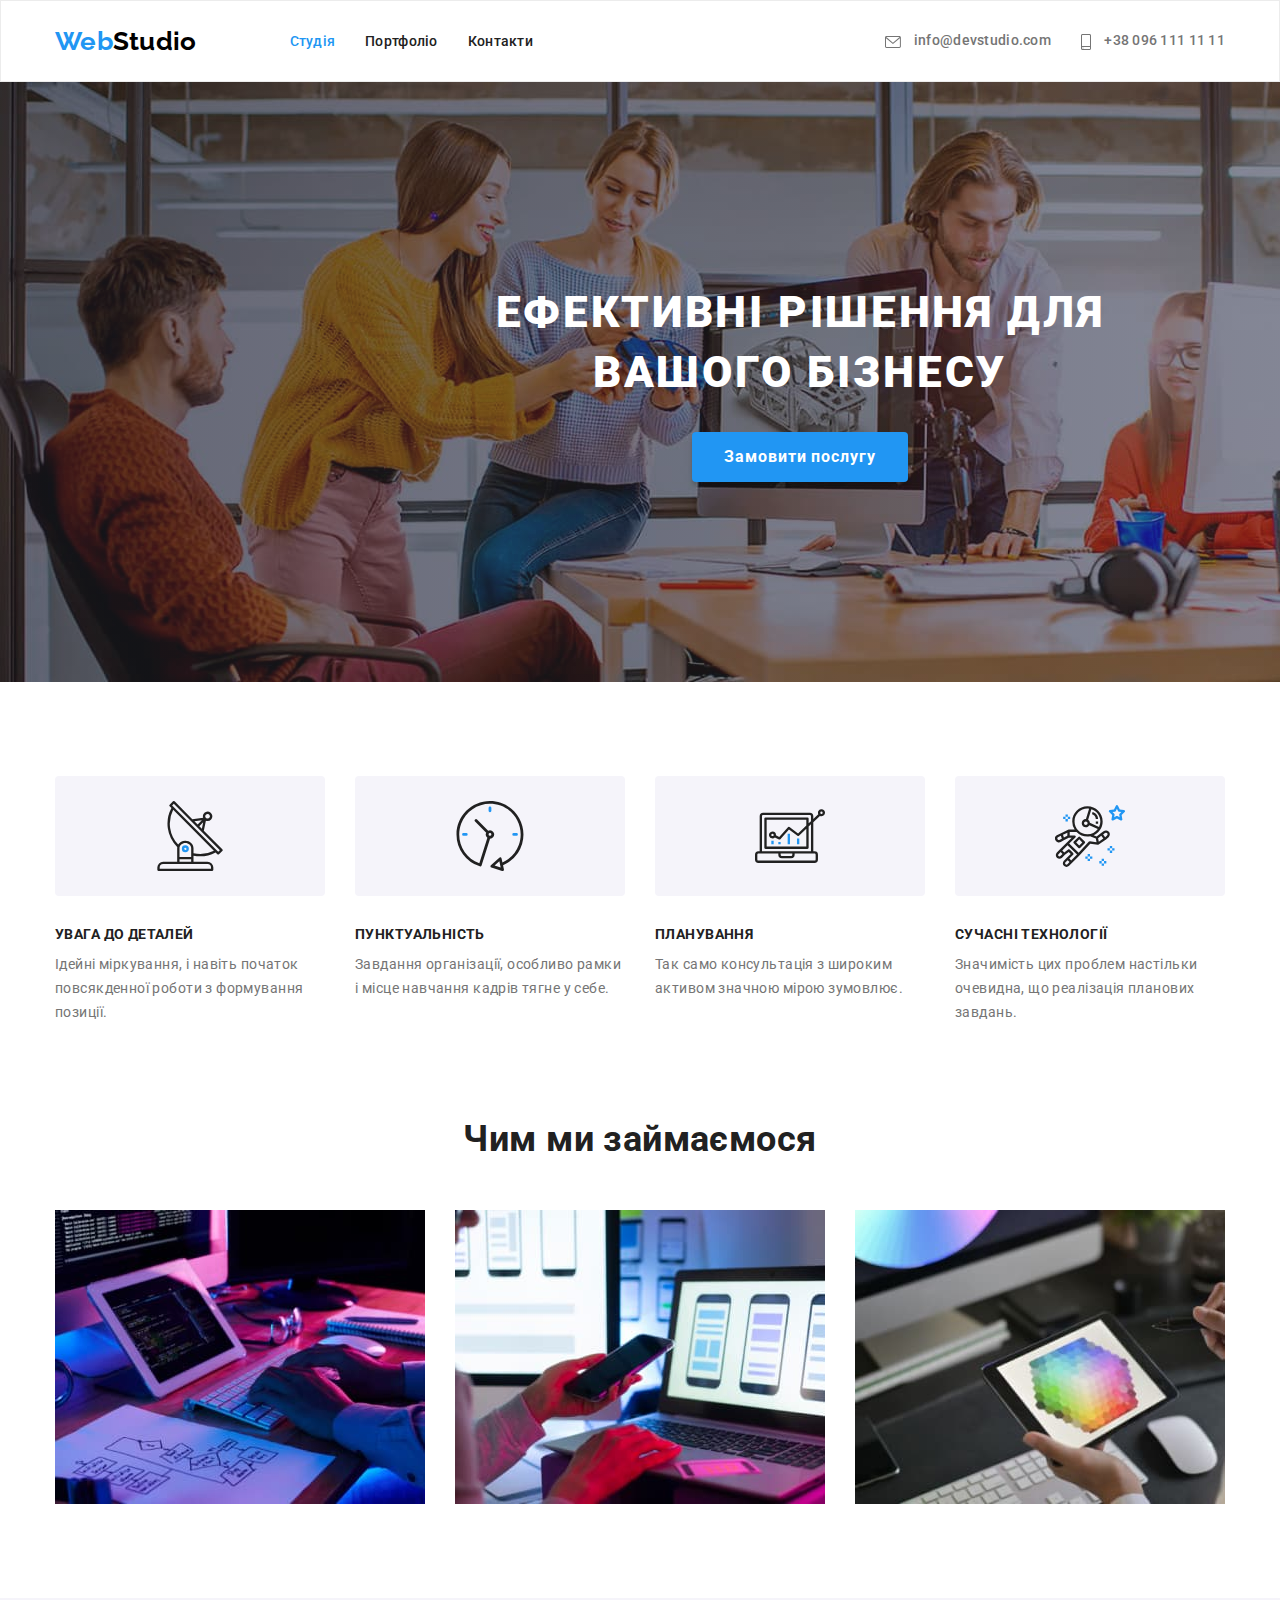
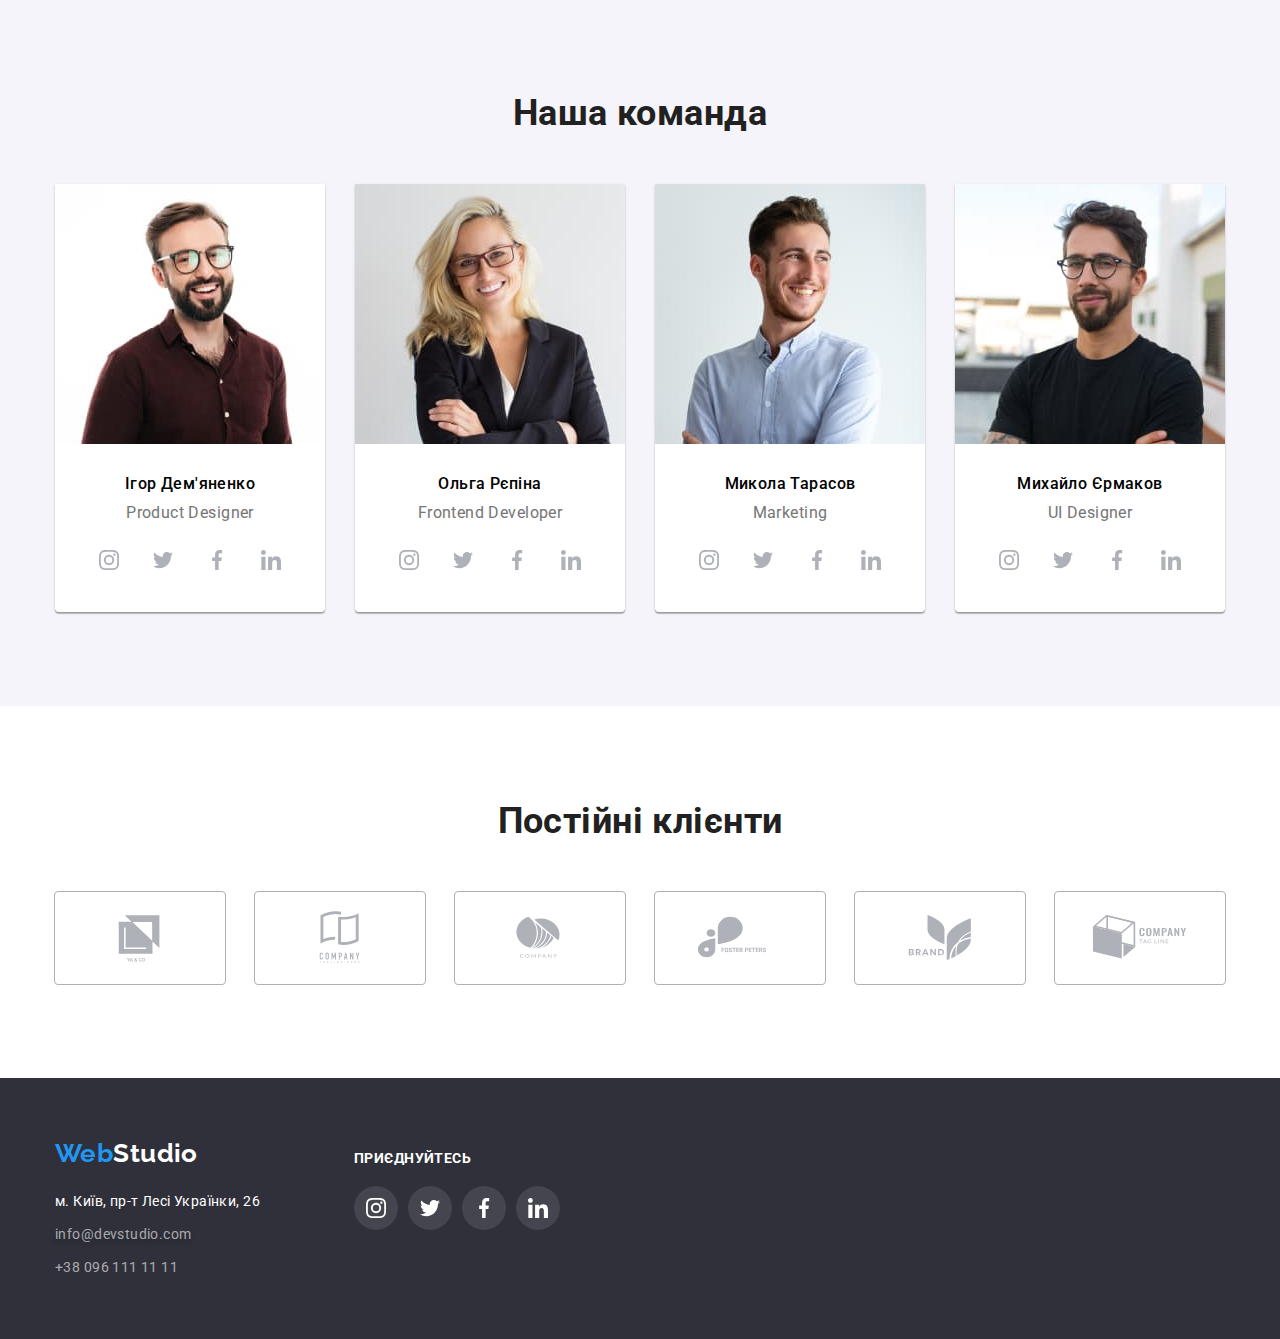
<file: index.html>
<!DOCTYPE html>
<html lang="uk">
  <head>
    <meta charset="utf-8" />
    <meta http-equiv="x-ua-compatible" content="ie=edge" />
    <meta name="viewport" content="width=device-width, initial-scale=1.0" />
    <title>WebStudio</title>

    <link rel="preconnect" href="https://fonts.googleapis.com" />
    <link rel="preconnect" href="https://fonts.gstatic.com" crossorigin />
    <link
      href="https://fonts.googleapis.com/css2?family=Raleway:wght@700&family=Roboto:wght@400;500;700;900&display=swap"
      rel="stylesheet"
    />

    <link
      rel="stylesheet"
      href="https://cdnjs.cloudflare.com/ajax/libs/modern-normalize/1.1.0/modern-normalize.min.css"
    />
    <link rel="stylesheet" href="./css/styles.css" />
  </head>
  <body>
    <!-- header -->
    <header class="page-header">
      <div class="container main-nav">
        <nav class="main-nav">
          <a class="logo link" href="#" lang="en"
            >Web<span class="logo-part-header">Studio</span></a
          >
          <ul class="site-nav list">
            <li class="item"><a class="link current" href="#">Студія</a></li>
            <li class="item">
              <a class="link" href="./portfolio.html">Портфоліо</a>
            </li>
            <li class="item"><a class="link" href="#">Контакти</a></li>
          </ul>
        </nav>
        <ul class="contacts-list list">
          <li class="item">
            <a class="link" href="mailto:info@devstudio.com" lang="en">
              <svg class="icons-header-contacts" width="16px" height="12px">
                <use href="./images/icons.svg#icon-envelope"></use>
              </svg>
              info@devstudio.com</a
            >
          </li>
          <li class="item">
            <a class="link" href="tel:+380961111111">
              <svg class="icons-header-contacts" width="10px" height="16px">
                <use href="./images/icons.svg#icon-smartphone"></use>
              </svg>
              +38 096 111 11 11
            </a>
          </li>
        </ul>
      </div>
    </header>
    <!-- main -->
    <main>
      <section class="hero section">
        <div class="container centered">
          <h1 class="main-title">Ефективні рішення для <br />вашого бізнесу</h1>
          <button type="button" class="btn-studio btn">Замовити послугу</button>
        </div>
      </section>
      <!-- features section -->
      <section class="features section">
        <div class="container">
          <h2 class="visually-hidden">Особливості</h2>
          <ul class="features-list list">
            <li class="item">
              <div class="thumb-features">
                <svg class="icon-features" width="70" height="70">
                  <use href="./images/icons.svg#icon-antenna"></use>
                </svg>
              </div>
              <h3 class="features-list-header">Увага до деталей</h3>
              <p class="features-list-description">
                Ідейні міркування, і навіть початок повсякденної роботи з
                формування позиції.
              </p>
            </li>
            <li class="item">
              <div class="thumb-features">
                <svg class="icon-features" width="70" height="70">
                  <use href="./images/icons.svg#icon-clock"></use>
                </svg>
              </div>
              <h3 class="features-list-header">Пунктуальність</h3>
              <p class="features-list-description">
                Завдання організації, особливо рамки і місце навчання кадрів
                тягне у себе.
              </p>
            </li>
            <li class="item">
              <div class="thumb-features">
                <svg class="icon-features" width="70" height="70">
                  <use href="./images/icons.svg#icon-diagram"></use>
                </svg>
              </div>
              <h3 class="features-list-header">Планування</h3>
              <p class="features-list-description">
                Так само консультація з широким активом значною мірою зумовлює.
              </p>
            </li>
            <li class="item">
              <div class="thumb-features">
                <svg class="icon-features" width="70" height="70">
                  <use href="./images/icons.svg#icon-astronaut"></use>
                </svg>
              </div>
              <h3 class="features-list-header">Сучасні технології</h3>
              <p class="features-list-description">
                Значимість цих проблем настільки очевидна, що реалізація
                планових завдань.
              </p>
            </li>
          </ul>
        </div>
      </section>
      <!-- What we're doing -->
      <section class="works section">
        <h2 class="section-title">Чим ми займаємося</h2>
        <div class="container">
          <ul class="works-list list">
            <li class="item">
              <img
                src="./images/box1.jpg"
                alt="робота з планшетом та ПК"
                width="370"
              />
            </li>
            <li class="item">
              <img
                src="./images/box2.jpg"
                alt="робота з ноутбуком"
                width="370"
              />
            </li>
            <li class="item">
              <img
                src="./images/box3.jpg"
                alt="робота з планшетом"
                width="370"
              />
            </li>
          </ul>
        </div>
      </section>
      <!-- our team -->
      <section class="team section">
        <h2 class="section-title">Наша команда</h2>
        <div class="container">
          <ul class="team-list list">
            <li class="item">
              <img
                src="./images/teamcard1.jpg"
                alt="молодий чоловік з бородою, в окулярах та коричневій рубашці, чорнявий"
                width="270"
              />
              <div class="team-list-container">
                <h3 class="team-list-header">Ігор Дем'яненко</h3>
                <p class="team-list-description" lang="en">Product Designer</p>

                <ul class="social-link-list list">
                  <li class="social-item">
                    <a class="social-link" href="">
                      <svg class="icon-social-link" width="20" height="20">
                        <use href="./images/icons.svg#icon-instagram"></use>
                      </svg>
                    </a>
                  </li>
                  <li class="social-item">
                    <a class="social-link link" href="#">
                      <svg class="icon-social-link" width="20" height="20">
                        <use href="./images/icons.svg#icon-twitter"></use>
                      </svg>
                    </a>
                  </li>
                  <li class="social-item">
                    <a class="social-link link" href="#">
                      <svg class="icon-social-link" width="20" height="20">
                        <use href="./images/icons.svg#icon-facebook"></use>
                      </svg>
                    </a>
                  </li>
                  <li class="social-item">
                    <a class="social-link link" href="#">
                      <svg class="icon-social-link" width="20" height="20">
                        <use href="./images/icons.svg#icon-linkedin"></use>
                      </svg>
                    </a>
                  </li>
                </ul>
              </div>
            </li>
            <li class="item">
              <img
                src="./images/teamcard2.jpg"
                alt="жінка, білявка в окулярах та діловому костюмі"
                width="270"
              />
              <div class="team-list-container">
                <h3 class="team-list-header">Ольга Рєпіна</h3>
                <p class="team-list-description" lang="en">
                  Frontend Developer
                </p>
                <ul class="social-link-list list">
                  <li class="social-item">
                    <a class="social-link" href="">
                      <svg class="icon-social-link" width="20" height="20">
                        <use href="./images/icons.svg#icon-instagram"></use>
                      </svg>
                    </a>
                  </li>
                  <li class="social-item">
                    <a class="social-link link" href="#">
                      <svg class="icon-social-link" width="20" height="20">
                        <use href="./images/icons.svg#icon-twitter"></use>
                      </svg>
                    </a>
                  </li>
                  <li class="social-item">
                    <a class="social-link link" href="#">
                      <svg class="icon-social-link" width="20" height="20">
                        <use href="./images/icons.svg#icon-facebook"></use>
                      </svg>
                    </a>
                  </li>
                  <li class="social-item">
                    <a class="social-link link" href="#">
                      <svg class="icon-social-link" width="20" height="20">
                        <use href="./images/icons.svg#icon-linkedin"></use>
                      </svg>
                    </a>
                  </li>
                </ul>
              </div>
            </li>
            <li class="item">
              <img
                src="./images/teamcard3.jpg"
                alt="молодий чоловік з бородою та в голубій сорочці, русий"
                width="270"
              />
              <div class="team-list-container">
                <h3 class="team-list-header">Микола Тарасов</h3>
                <p class="team-list-description" lang="en">Marketing</p>
                <ul class="social-link-list list">
                  <li class="social-item">
                    <a class="social-link" href="">
                      <svg class="icon-social-link" width="20" height="20">
                        <use href="./images/icons.svg#icon-instagram"></use>
                      </svg>
                    </a>
                  </li>
                  <li class="social-item">
                    <a class="social-link link" href="#">
                      <svg class="icon-social-link" width="20" height="20">
                        <use href="./images/icons.svg#icon-twitter"></use>
                      </svg>
                    </a>
                  </li>
                  <li class="social-item">
                    <a class="social-link link" href="#">
                      <svg class="icon-social-link" width="20" height="20">
                        <use href="./images/icons.svg#icon-facebook"></use>
                      </svg>
                    </a>
                  </li>
                  <li class="social-item">
                    <a class="social-link link" href="#">
                      <svg class="icon-social-link" width="20" height="20">
                        <use href="./images/icons.svg#icon-linkedin"></use>
                      </svg>
                    </a>
                  </li>
                </ul>
              </div>
            </li>

            <li class="item">
              <img
                src="./images/teamcard4.jpg"
                alt="молодий чоловік з бородою, в окулярах та в чорній сорочці, чорнявий"
                width="270"
              />
              <div class="team-list-container">
                <h3 class="team-list-header">Михайло Єрмаков</h3>
                <p class="team-list-description" lang="en">UI Designer</p>
                <ul class="social-link-list list">
                  <li class="social-item">
                    <a class="social-link" href="">
                      <svg class="icon-social-link" width="20" height="20">
                        <use href="./images/icons.svg#icon-instagram"></use>
                      </svg>
                    </a>
                  </li>
                  <li class="social-item">
                    <a class="social-link link" href="#">
                      <svg class="icon-social-link" width="20" height="20">
                        <use href="./images/icons.svg#icon-twitter"></use>
                      </svg>
                    </a>
                  </li>
                  <li class="social-item">
                    <a class="social-link link" href="#">
                      <svg class="icon-social-link" width="20" height="20">
                        <use href="./images/icons.svg#icon-facebook"></use>
                      </svg>
                    </a>
                  </li>
                  <li class="social-item">
                    <a class="social-link link" href="#">
                      <svg class="icon-social-link" width="20" height="20">
                        <use href="./images/icons.svg#icon-linkedin"></use>
                      </svg>
                    </a>
                  </li>
                </ul>
              </div>
            </li>
          </ul>
        </div>
      </section>
      <section class="clients section">
        <div class="container">
          <h2 class="section-title">Постійні клієнти</h2>
          <ul class="clients-list list">
            <li class="clients-item">
              <a class="clients-link link" href="">
                <svg class="icon-client" width="106" height="60">
                  <use href="./images/icons.svg#icon-client-1"></use>
                </svg>
              </a>
            </li>
            <li class="clients-item">
              <a class="clients-link link" href="">
                <svg class="icon-client" width="106" height="60">
                  <use href="./images/icons.svg#icon-client-2"></use>
                </svg>
              </a>
            </li>
            <li class="clients-item">
              <a class="clients-link link" href="">
                <svg class="icon-client" width="106" height="60">
                  <use href="./images/icons.svg#icon-client-3"></use>
                </svg>
              </a>
            </li>
            <li class="clients-item">
              <a class="clients-link link" href="">
                <svg class="icon-client" width="106" height="60">
                  <use href="./images/icons.svg#icon-client-4"></use>
                </svg>
              </a>
            </li>
            <li class="clients-item">
              <a class="clients-link link" href="">
                <svg class="icon-client" width="106" height="60">
                  <use href="./images/icons.svg#icon-client-5"></use>
                </svg>
              </a>
            </li>
            <li class="clients-item">
              <a class="clients-link link" href="">
                <svg class="icon-client" width="106" height="60">
                  <use href="./images/icons.svg#icon-client-6"></use>
                </svg>
              </a>
            </li>
          </ul>
        </div>
      </section>
    </main>
    <!-- footer -->
    <footer class="foo">
      <div class="container foooter-flex">
        <div>
          <a href="#" class="logo foot link" lang="en"
            >Web<span class="logo-part-footer">Studio</span></a
          >
          <address>
            <ul class="address-list list">
              <li class="item">
                <a
                  href="https://www.google.com/maps/d/embed?mid=10uSM3H-mIU3GznYo2szRIEphczw&hl=en_US&ehbc=2E312F"
                  target="_blank"
                  rel="noopener noreferrer nofollow"
                  class="address-link link"
                  >м. Київ, пр-т Лесі Українки, 26</a
                >
              </li>
              <li class="item">
                <a
                  href="mailto:info@devstudio.com"
                  lang="en"
                  class="foo-mail link"
                  >info@devstudio.com</a
                >
              </li>
              <li class="item">
                <a href="tel:+380961111111" class="foo-phone link"
                  >+38 096 111 11 11</a
                >
              </li>
            </ul>
          </address>
        </div>
        <div class="social-footer">
          <h2 class="foo-header">Приєднуйтесь</h2>
          <ul class="social-link-list list">
            <li class="social-item">
              <a class="social-link social-foo-link link" href="">
                <svg class="icon-social-link icon-foo" width="20" height="20">
                  <use href="./images/icons.svg#icon-instagram"></use>
                </svg>
              </a>
            </li>
            <li class="social-item">
              <a class="social-link social-foo-link link" href="#">
                <svg class="icon-social-link icon-foo" width="20" height="20">
                  <use href="./images/icons.svg#icon-twitter"></use>
                </svg>
              </a>
            </li>
            <li class="social-item">
              <a class="social-link social-foo-link link" href="#">
                <svg class="icon-social-link icon-foo" width="20" height="20">
                  <use href="./images/icons.svg#icon-facebook"></use>
                </svg>
              </a>
            </li>
            <li class="social-item">
              <a class="social-link social-foo-link link" href="#">
                <svg class="icon-social-link icon-foo" width="20" height="20">
                  <use href="./images/icons.svg#icon-linkedin"></use>
                </svg>
              </a>
            </li>
          </ul>
        </div>
      </div>
    </footer>
  </body>
</html>
</file>
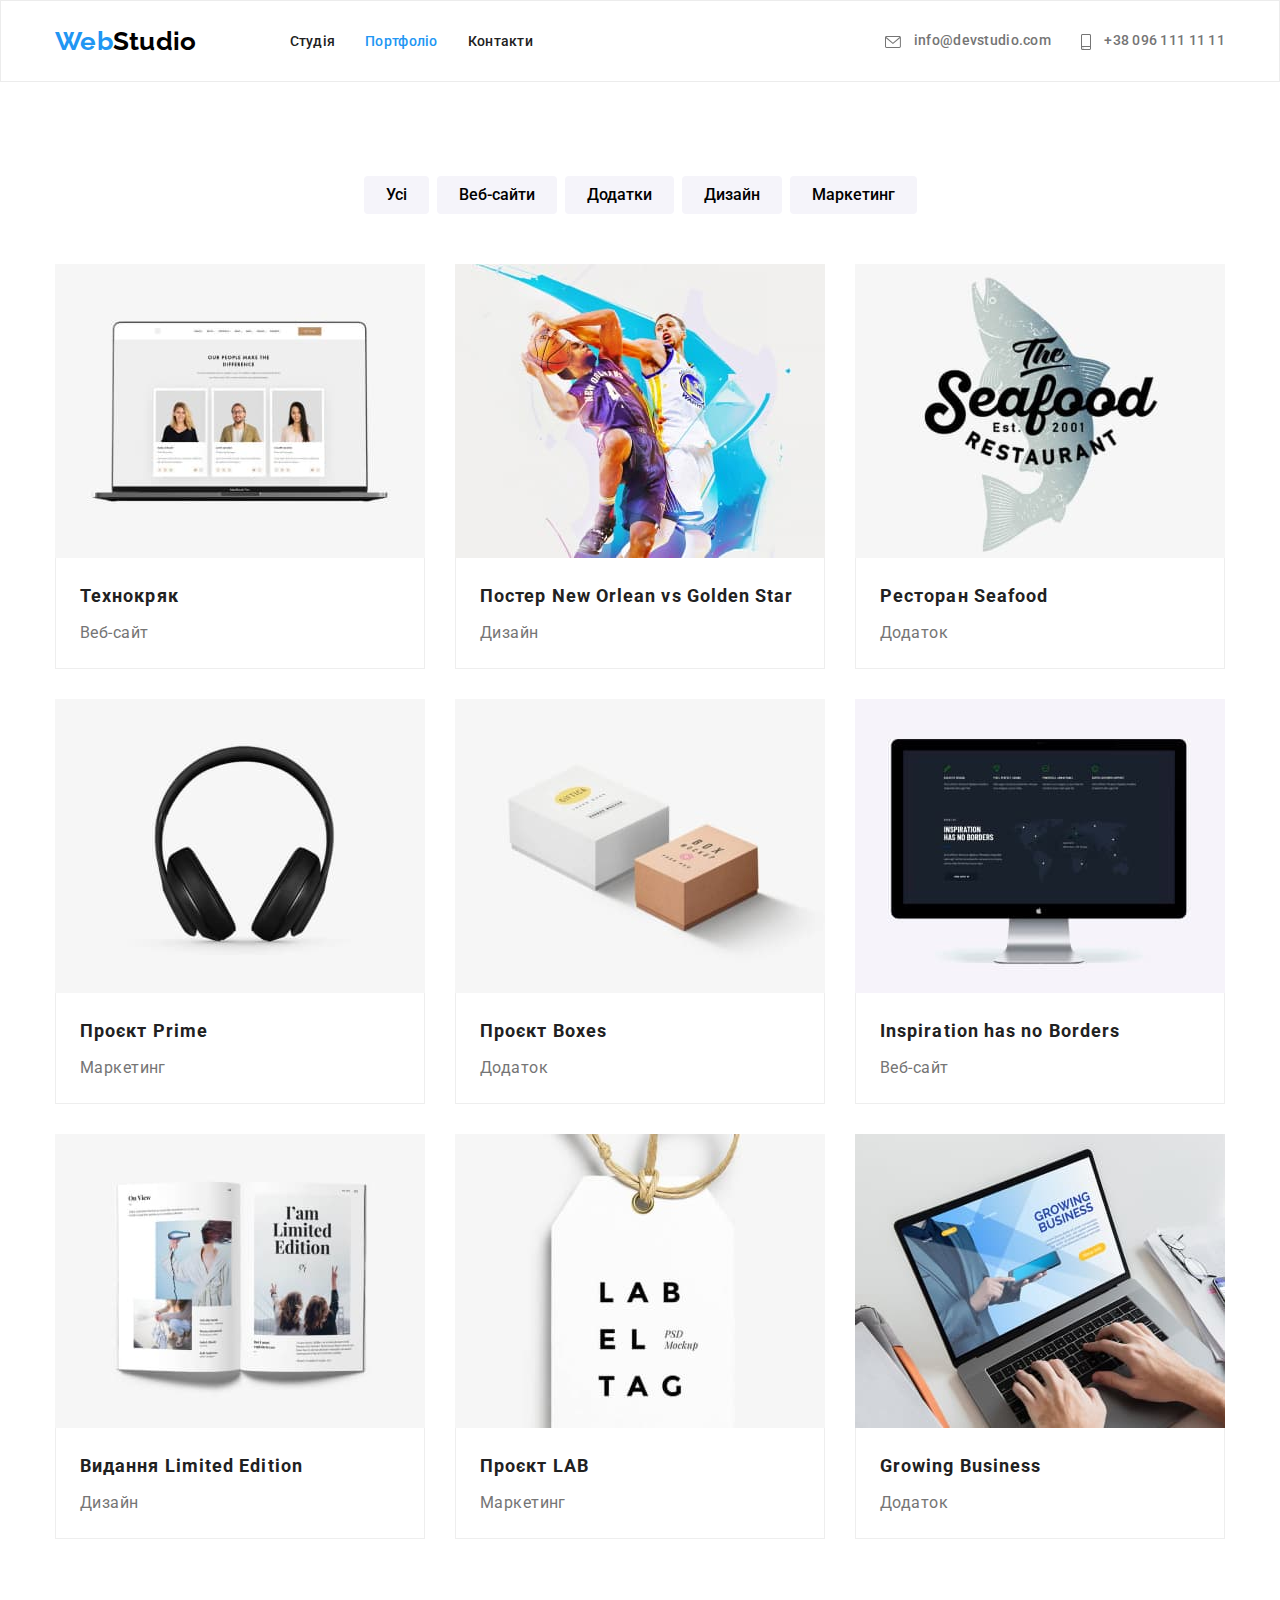
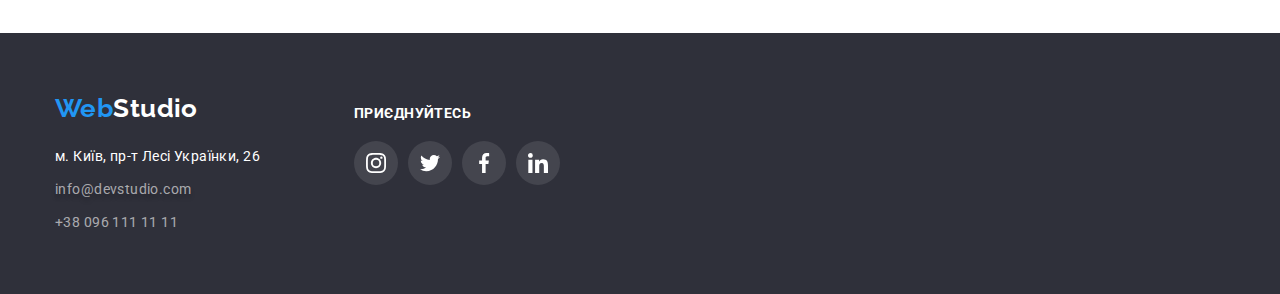
<file: portfolio.html>
<!DOCTYPE html>
<html lang="uk">
  <head>
    <meta charset="utf-8" />
    <meta http-equiv="x-ua-compatible" content="ie=edge" />
    <meta name="viewport" content="width=device-width, initial-scale=1.0" />
    <title>Portfolio</title>

    <link rel="preconnect" href="https://fonts.googleapis.com" />
    <link rel="preconnect" href="https://fonts.gstatic.com" crossorigin />
    <link
      href="https://fonts.googleapis.com/css2?family=Raleway:wght@700&family=Roboto:wght@400;500;700&display=swap"
      rel="stylesheet"
    />
    <link
      rel="stylesheet"
      href="https://cdnjs.cloudflare.com/ajax/libs/modern-normalize/1.1.0/modern-normalize.min.css"
    />
    <link rel="stylesheet" href="./css/styles.css" />
  </head>
  <body>
    <header class="page-header">
      <div class="container main-nav">
        <nav class="main-nav">
          <a href="./index.html" class="logo link" lang="en"
            >Web<span class="logo-part-header">Studio</span></a
          >
          <ul class="site-nav list">
            <li class="item"><a href="./index.html" class="link">Студія</a></li>
            <li class="item">
              <a href="#" class="link current">Портфоліо</a>
            </li>
            <li class="item"><a href="#" class="link">Контакти</a></li>
          </ul>
        </nav>
        <ul class="contacts-list list">
          <li class="item">
            <a href="mailto:info@devstudio.com" lang="en" class="link">
              <svg class="icons-header-contacts" width="16px" height="12px">
                <use href="./images/icons.svg#icon-envelope"></use>
              </svg>
              info@devstudio.com</a
            >
          </li>
          <li class="item">
            <a href="tel:+380961111111" class="link">
              <svg class="icons-header-contacts" width="10px" height="16px">
                <use href="./images/icons.svg#icon-smartphone"></use>
              </svg>
              +38 096 111 11 11
            </a>
          </li>
        </ul>
      </div>
    </header>
    <!-- main -->
    <main>
      <section class="portfolio-projects section">
        <h1 class="visually-hidden">Наші проєкти</h1>
        <div class="container">
          <ul class="portfolio-btn-list list">
            <li class="item"><button type="button" class="btn">Усі</button></li>
            <li class="item">
              <button type="button" class="btn">Веб-сайти</button>
            </li>
            <li class="item">
              <button type="button" class="btn">Додатки</button>
            </li>
            <li class="item">
              <button type="button" class="btn">Дизайн</button>
            </li>
            <li class="item">
              <button type="button" class="btn">Маркетинг</button>
            </li>
          </ul>

          <ul class="portfolio-projects-list list">
            <li class="item">
              <a class="project-link link" href="#">
                <img
                  src="./images/project1.jpg"
                  alt="лептоп з зображеннням сайту з трьома фото, на яких дві жінки та чоловік"
                  width="370"
                />
                <div class="border-div">
                  <h2 class="portfolio-projects-list-header">Технокряк</h2>
                  <p class="portfolio-projects-list-description">Веб-сайт</p>
                </div>
              </a>
            </li>
            <li class="item">
              <a class="project-link link" href="#">
                <img
                  src="./images/project2.jpg"
                  alt="два гравця в баскетбол, один з м'ячем в стрибку, інший намагається вибити м'яч"
                  width="370"
                />
                <div class="border-div">
                  <h2 class="portfolio-projects-list-header">
                    Постер New Orlean vs Golden Star
                  </h2>
                  <p class="portfolio-projects-list-description">Дизайн</p>
                </div>
              </a>
            </li>
            <li class="item">
              <a class="project-link link" href="#">
                <img
                  src="./images/project3.jpg"
                  alt="зображення риби з назвою ресторану морська їжа, основанов в 2001 році"
                  width="370"
                />

                <div class="border-div">
                  <h2 class="portfolio-projects-list-header">
                    Ресторан Seafood
                  </h2>
                  <p class="portfolio-projects-list-description">Додаток</p>
                </div>
              </a>
            </li>
            <li class="item">
              <a class="project-link link" href="#">
                <img
                  src="./images/project4.jpg"
                  alt="безпровідні повнорозмірні навушники чорного кольору"
                  width="370"
                />
                <div class="border-div">
                  <h2 class="portfolio-projects-list-header">Проєкт Prime</h2>
                  <p class="portfolio-projects-list-description">Маркетинг</p>
                </div>
              </a>
            </li>
            <li class="item">
              <a class="project-link link" href="#">
                <img
                  src="./images/project5.jpg"
                  alt="дві картонні коробки різних розмірів"
                  width="370"
                />

                <div class="border-div">
                  <h2 class="portfolio-projects-list-header">Проєкт Boxes</h2>
                  <p class="portfolio-projects-list-description">Додаток</p>
                </div>
              </a>
            </li>
            <li class="item">
              <a class="project-link link" href="#">
                <img
                  src="./images/project6.jpg"
                  alt="аймак з відображенням сайту з написом натхнення без кордонів"
                  width="370"
                />
                <div class="border-div">
                  <h2 class="portfolio-projects-list-header">
                    Inspiration has no Borders
                  </h2>
                  <p class="portfolio-projects-list-description">Веб-сайт</p>
                </div>
              </a>
            </li>
            <li class="item">
              <a class="project-link link" href="#">
                <img
                  src="./images/project7.jpg"
                  alt="розгорнута книга з зображеннями жінок"
                  width="370"
                />
                <div class="border-div">
                  <h2 class="portfolio-projects-list-header">
                    Видання Limited Edition
                  </h2>
                  <p class="portfolio-projects-list-description">Дизайн</p>
                </div>
              </a>
            </li>
            <li class="item">
              <a class="project-link link" href="#">
                <img
                  src="./images/project8.jpg"
                  alt="ярлик з написом лаб ел таг"
                  width="370"
                />

                <div class="border-div">
                  <h2 class="portfolio-projects-list-header">Проєкт LAB</h2>
                  <p class="portfolio-projects-list-description">Маркетинг</p>
                </div>
              </a>
            </li>
            <li class="item">
              <a class="project-link link" href="#">
                <img
                  src="./images/project9.jpg"
                  alt="лептоп з відображенням сайту зростаючий бізнес"
                  width="370"
                />
                <div class="border-div">
                  <h2 class="portfolio-projects-list-header">
                    Growing Business
                  </h2>
                  <p class="portfolio-projects-list-description">Додаток</p>
                </div>
              </a>
            </li>
          </ul>
        </div>
      </section>
    </main>
    <!-- footer -->
    <footer class="foo">
      <div class="container foooter-flex">
        <div>
          <a href="./index.html" class="logo foot link" lang="en"
            >Web<span class="logo-part-footer">Studio</span></a
          >
          <address>
            <ul class="address-list list">
              <li class="item">
                <a
                  href="https://www.google.com/maps/d/embed?mid=10uSM3H-mIU3GznYo2szRIEphczw&hl=en_US&ehbc=2E312F"
                  target="_blank"
                  rel="noopener noreferrer nofollow"
                  class="address-link link"
                  >м. Київ, пр-т Лесі Українки, 26</a
                >
              </li>
              <li class="item">
                <a
                  href="mailto:info@devstudio.com"
                  lang="en"
                  class="foo-mail link"
                  >info@devstudio.com</a
                >
              </li>
              <li class="item">
                <a href="tel:+380961111111" class="foo-phone link"
                  >+38 096 111 11 11</a
                >
              </li>
            </ul>
          </address>
        </div>
        <div class="social-footer">
          <h2 class="foo-header">Приєднуйтесь</h2>
          <ul class="social-link-list list">
            <li class="social-item">
              <a class="social-link social-foo-link link" href="">
                <svg class="icon-social-link icon-foo" width="20" height="20">
                  <use href="./images/icons.svg#icon-instagram"></use>
                </svg>
              </a>
            </li>
            <li class="social-item">
              <a class="social-link social-foo-link link" href="#">
                <svg class="icon-social-link icon-foo" width="20" height="20">
                  <use href="./images/icons.svg#icon-twitter"></use>
                </svg>
              </a>
            </li>
            <li class="social-item">
              <a class="social-link social-foo-link link" href="#">
                <svg class="icon-social-link icon-foo" width="20" height="20">
                  <use href="./images/icons.svg#icon-facebook"></use>
                </svg>
              </a>
            </li>
            <li class="social-item">
              <a class="social-link social-foo-link link" href="#">
                <svg class="icon-social-link icon-foo" width="20" height="20">
                  <use href="./images/icons.svg#icon-linkedin"></use>
                </svg>
              </a>
            </li>
          </ul>
        </div>
      </div>
    </footer>
  </body>
</html>
</file>
<file: css/styles.css>
:root {
  --main-grey-color: #757575;
  --black-color: #212121;
  --blue-color: #2196f3;
  --bg-color-dark: #2f303a;
  --bg-color-light: #f5f4fa;
  --icon-color: #afb1b8;
}

/* скрываем ненужные нам штуки :) */

.visually-hidden {
  position: absolute;
  width: 1px;
  height: 1px;
  padding: 0;
  margin: -1px;
  overflow: hidden;
  clip: rect(0 0 0 0);
  clip-path: inset(50%);
  white-space: nowrap;
  border: 0;
}

/* general styles */

body {
  font-family: Roboto, sans-serif;
  font-size: 14px;
  letter-spacing: 0.03em;
}

.btn {
  padding: 0;
  font-size: 16px;
  cursor: pointer;
  border: transparent;
  border-radius: 4px;
}

.list {
  padding: 0;
  margin: 0;
  list-style: none;
}

.link {
  text-decoration: none;
}

.section {
  padding-top: 94px;
  padding-bottom: 94px;
}

.section-title {
  margin-top: 0;
  margin-bottom: 50px;
  font-size: 36px;
  font-weight: 700;
  line-height: calc(42 / 36);
  color: var(--black-color);
  text-align: center;
}

.container {
  width: 1200px;
  padding-inline: 15px;
  margin: 0 auto;
}

.container.centered {
  text-align: center;
}

/* header general */
.page-header {
  font-weight: 500;
  line-height: calc(16 / 14);
  letter-spacing: 0.02em;
  border: 1px solid #ececec;
}

.main-nav {
  display: flex;
  align-items: center;
}

.logo {
  font-family: Raleway, sans-serif;
  font-size: 26px;
  font-weight: 700;
  line-height: calc(31 / 26);
  color: var(--blue-color);
}

.logo-part-header {
  margin-right: 93px;
  color: #000;
}

.site-nav {
  display: flex;
}

.icons-header-contacts {
  margin-right: 10px;
  vertical-align: middle;
  fill: currentcolor;
}

/* .contacts-list .item {
  display: block;
} */

.contacts-list .link {
  color: var(--main-grey-color);
}

.features-list > .item {
  width: calc((100% - 30px * 3) / 4);
}

.works-list > .item {
  line-height: 0;
}

.team-list > .item {
  width: 270px;
  line-height: 0;
  background: #fff;
  border-radius: 0 0 4px 4px;
  box-shadow: 0 1px 3px rgb(0 0 0 / 12%), 0 1px 1px rgb(0 0 0 / 14%),
    0 2px 1px rgb(0 0 0 / 20%);
}

.portfolio-projects-list > .item {
  line-height: 0;
}

.address-list .link {
  color: rgb(255 255 255 / 60%);
}

.site-nav .item:not(:last-child),
.contacts-list .item:not(:last-child) {
  margin-right: 30px;
}

.site-nav .link {
  display: block;
  padding-top: 32px;
  padding-bottom: 32px;
  color: var(--black-color);
}

/* Текущая страница */
.site-nav .current {
  color: var(--blue-color);
}

.site-nav .link:hover,
.site-nav .link:focus,
.contacts-list .link:hover,
.contacts-list .link:focus {
  color: var(--blue-color);
  outline: none;
}

.contacts-list {
  display: flex;
  margin-left: auto;
}

/* page studio begin */

/* hero section */
.hero {
  width: 1600px;
  padding-top: 200px;
  padding-bottom: 200px;
  margin: 0 auto;
  background: linear-gradient(
      to right,
      rgb(47 48 58 / 40%),
      rgb(196 196 196 / 10%)
    ),
    url("../images/Img-bg.jpg");
  background-repeat: no-repeat;
}

.main-title {
  margin-top: 0;
  margin-bottom: 0;
  font-size: 44px;
  font-weight: 900;
  line-height: calc(60 / 44);
  color: #fff;
  text-align: center;
  text-transform: uppercase;
  letter-spacing: 0.06em;
}

.btn-studio {
  padding: 10px 32px;
  margin-top: 30px;
  font-weight: 700;
  line-height: calc(30 / 16);
  color: #fff;
  letter-spacing: 0.06em;
  background: var(--blue-color);
  box-shadow: 0 4px 4px rgb(0 0 0 / 15%);
}

.btn-studio:hover,
.btn-studio:focus {
  background: #188ce8;
  outline: none;
}

/* features section */

.thumb-features {
  height: 120px;
  padding: 25px 100px;
  margin-bottom: 30px;
  background-color: var(--bg-color-light);
  border-radius: 4px;
}

.features-list {
  display: flex;
  flex-wrap: wrap;
}

.features-list > .item:not(:nth-child(4n)) {
  margin-right: 30px;
}

.features-list-header {
  margin-top: 0;
  margin-bottom: 10px;
  font-size: 14px;
  font-weight: 700;
  line-height: 16px;
  color: var(--black-color);
  text-transform: uppercase;
}

.features-list-description {
  margin-top: 0;
  margin-bottom: 0;
  line-height: calc(24 / 14);
  color: var(--main-grey-color);
}

/* section works */
.works {
  padding-top: 0;
}

.works-list {
  display: flex;
  flex-wrap: wrap;
}

.works-list > .item:not(:nth-child(3n)) {
  margin-right: 30px;
}

/* team section */
.team.section {
  padding-top: 94px;
  padding-bottom: 94px;
  background-color: var(--bg-color-light);
}

.team-list {
  display: flex;
  flex-wrap: wrap;
}

.social-link-list {
  display: flex;
  justify-content: center;
}

.social-item {
  display: flex;
  align-items: center;
  justify-content: center;
}

.social-item:not(:first-child) {
  margin-left: 10px;
}

.social-link {
  display: flex;
  align-items: center;
  justify-content: center;
  width: 44px;
  height: 44px;
  border-radius: 50%;
  fill: var(--icon-color);
}

.social-link:hover,
.social-link:focus {
  background-color: var(--blue-color);
  outline: none;
  fill: #fff;
}

.team-list > .item:not(:nth-child(4n)) {
  margin-right: 30px;
}

.team-list-container {
  padding: 30px 32px;
}

.team-list-header {
  margin-top: 0;
  margin-bottom: 10px;
  font-size: 16px;
  font-weight: 500;
  line-height: calc(19 / 16);
  text-align: center;
}

.team-list-description {
  margin-top: 0;
  margin-bottom: 16px;
  font-size: 16px;
  font-weight: 400;
  line-height: calc(19 / 16);
  color: var(--main-grey-color);
  text-align: center;
}

/* section clients begin */
.clients-list {
  display: flex;
  justify-content: center;
}

.clients-item {
  display: flex;
  align-items: center;
  justify-content: center;
  width: 170px;
  height: 92px;
}

.clients-item:not(:first-child) {
  margin-left: 30px;
}

.clients-link {
  display: flex;
  padding: 16px 32px;
  border: 1px solid var(--icon-color);
  border-radius: 4px;
  fill: var(--icon-color);
}

.clients-link:hover,
.clients-link:focus {
  border-color: var(--blue-color);
  outline: none;
  fill: var(--blue-color);
}

/* section clients end  */

/* page studio end */

/* page portfolio begin */

/* Section projects */

.portfolio-btn-list {
  display: flex;
  justify-content: center;
  padding-bottom: 16px;
  margin-bottom: 34px;
}

.portfolio-btn-list > .item:not(:last-child) {
  margin-right: 8px;
}

.portfolio-btn-list .btn {
  padding: 6px 22px;
  font-weight: 500;
  line-height: calc(26 / 16);
  text-align: center;
  background-color: var(--bg-color-light);
}

.portfolio-btn-list .btn:hover,
.portfolio-btn-list .btn:focus {
  color: #fff;
  background-color: var(--blue-color);
  outline: none;
  box-shadow: 0 3px 1px rgb(0 0 0 / 10%), 0 1px 2px rgb(0 0 0 / 8%),
    0 2px 2px rgb(0 0 0 / 12%);
}

.portfolio-projects-list {
  display: flex;
  flex-wrap: wrap;
}

.portfolio-projects-list > .item:not(:nth-child(3n)) {
  margin-right: 30px;
}

.portfolio-projects-list > .item:not(:nth-last-child(-n + 3)) {
  margin-bottom: 30px;
}

.border-div {
  padding: 20px 24px;
  border: 1px solid #eee;
  border-top: none;
}

.portfolio-projects-list-header {
  margin-top: 0;
  margin-bottom: 0;
  font-size: 18px;
  font-weight: 700;
  line-height: calc(36 / 18);
  color: var(--black-color);
  letter-spacing: 0.06em;
}

.portfolio-projects-list-description {
  margin-top: 4px;
  margin-bottom: 0;
  font-size: 16px;
  line-height: calc(30 / 16);
  color: var(--main-grey-color);
}

.project-link:hover,
.project-link:focus {
  display: block;
  outline: none;
  box-shadow: 0 1px 1px rgb(0 0 0 / 12%), 0 4px 4px rgb(0 0 0 / 6%),
    1px 4px 6px rgb(0 0 0 / 16%);
}

/* page portfolio end */

/* footer General */
.foo {
  padding-top: 60px;
  padding-bottom: 60px;
  background-color: var(--bg-color-dark);
}

.container.foooter-flex {
  display: flex;
}

.logo.foot {
  display: block;
  margin-bottom: 20px;
}

.logo-part-footer {
  color: #fff;
}

.address-list {
  font-style: normal;
  line-height: calc(24 / 14);
}

.address-list > .item:not(:last-child) {
  margin-bottom: 9px;
}

.address-list .foo-mail {
  text-shadow: 0 4px 4px rgb(0 0 0 / 25%);
}

.address-list .address-link {
  color: #fff;
}

.social-footer {
  margin-left: 94px;
}

.foo-header {
  margin: 12px 0 20px;
  font-size: inherit;
  font-weight: 700;
  line-height: calc(16 / 14);
  color: #fff;
  text-transform: uppercase;
}

.social-foo-link {
  background-color: rgb(255 255 255 / 10%);
  fill: #fff;
}
</file>
